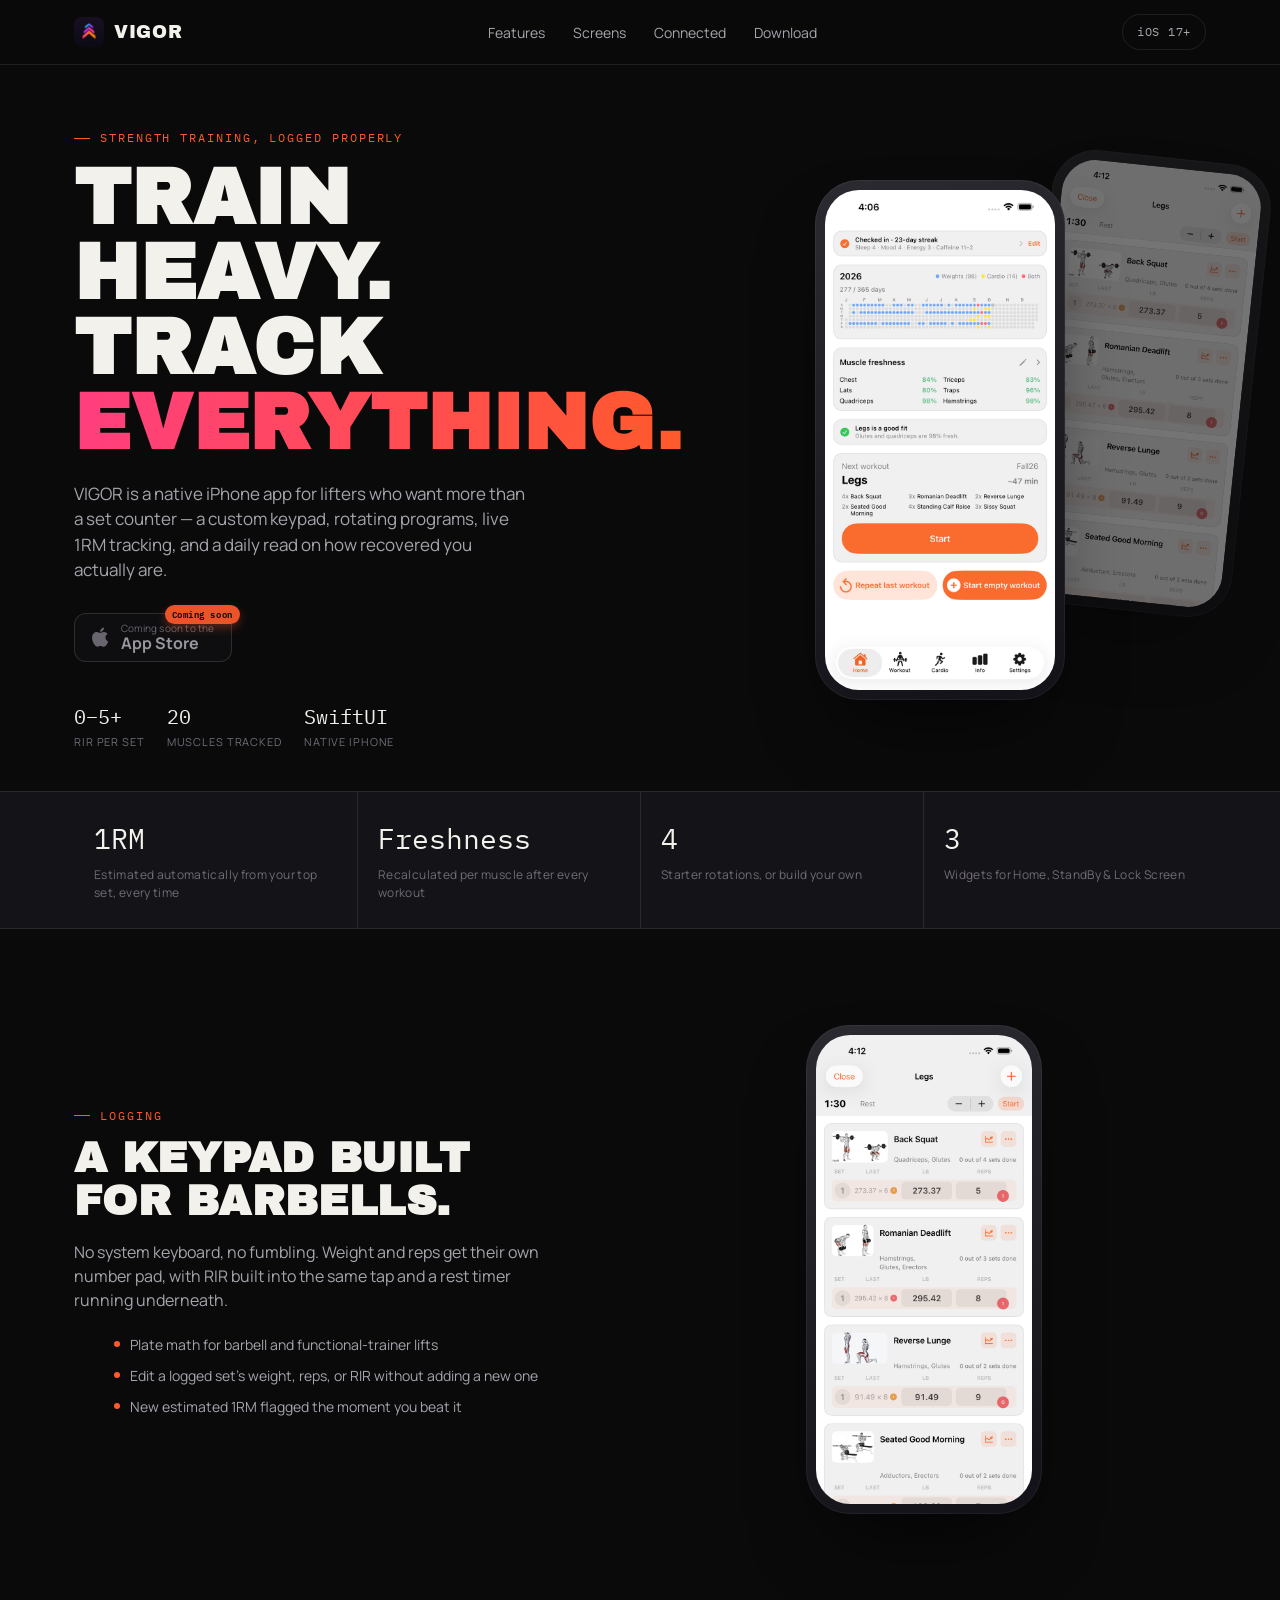
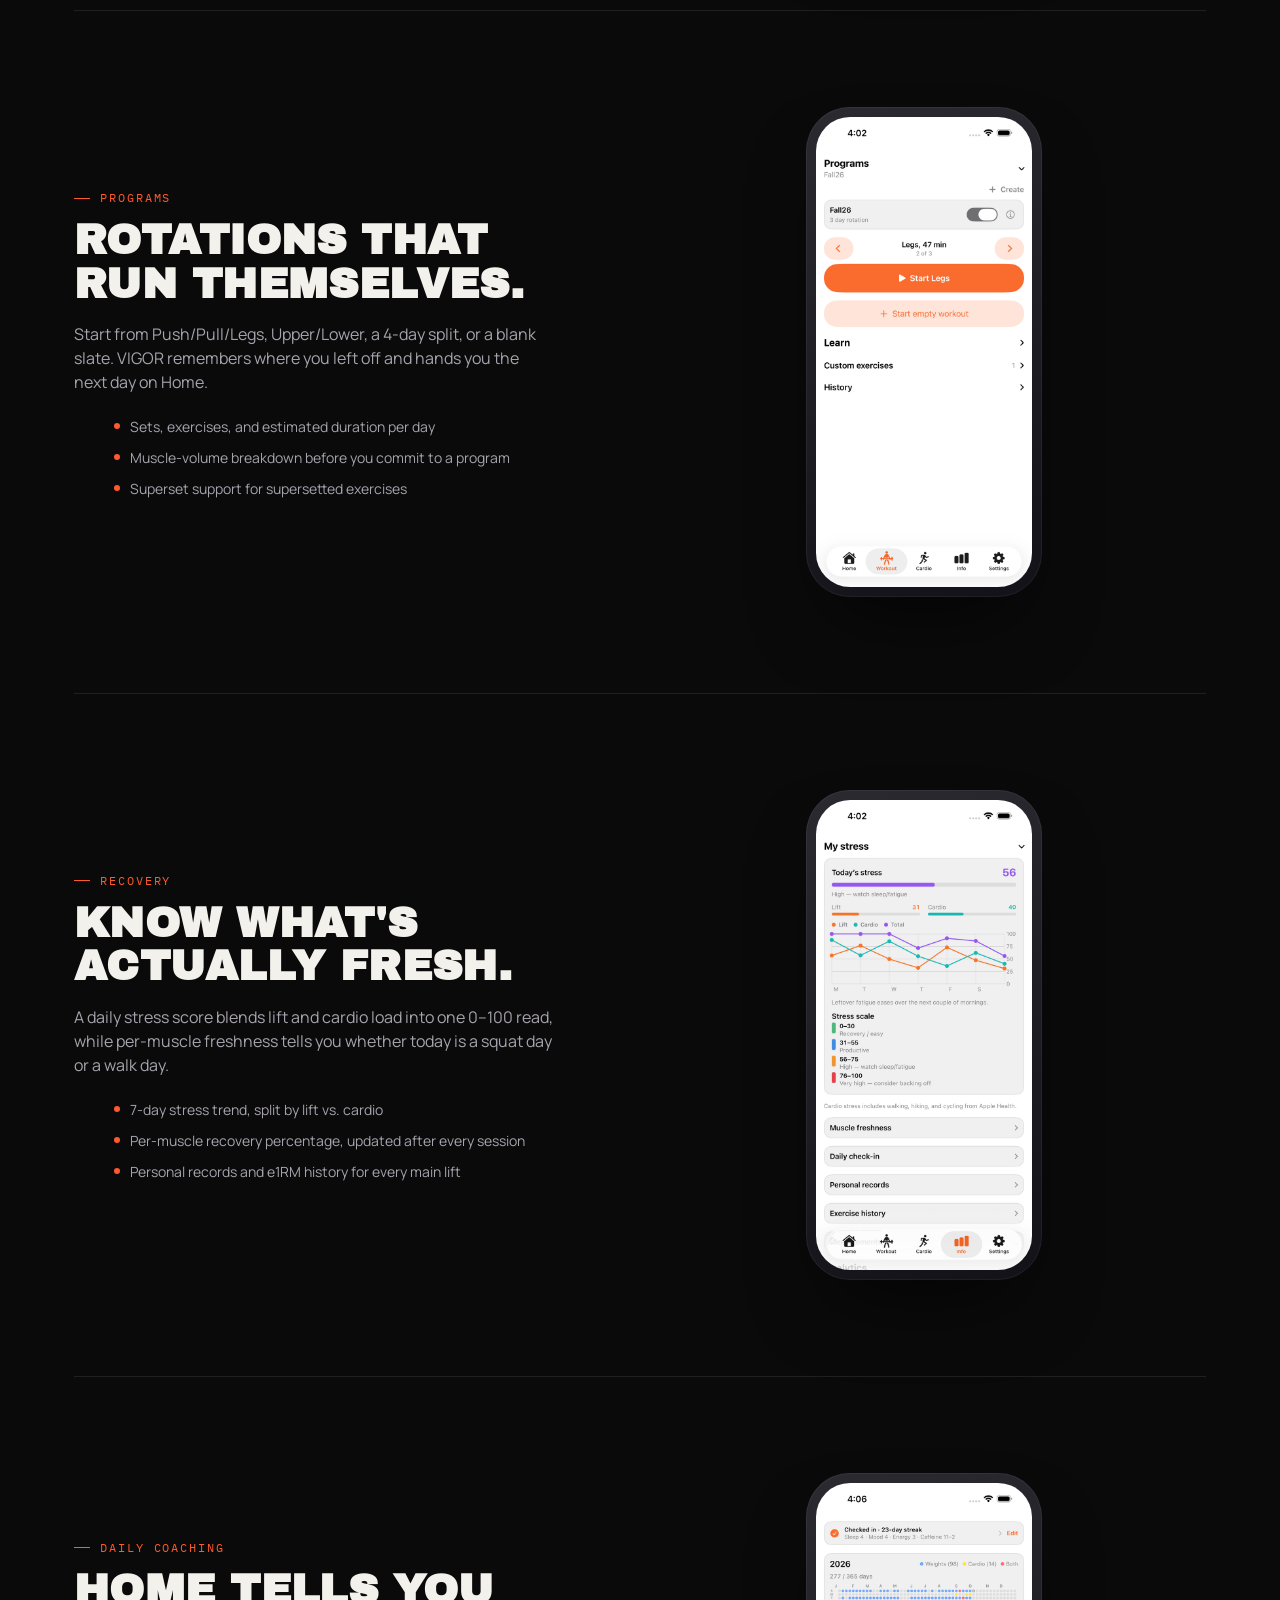
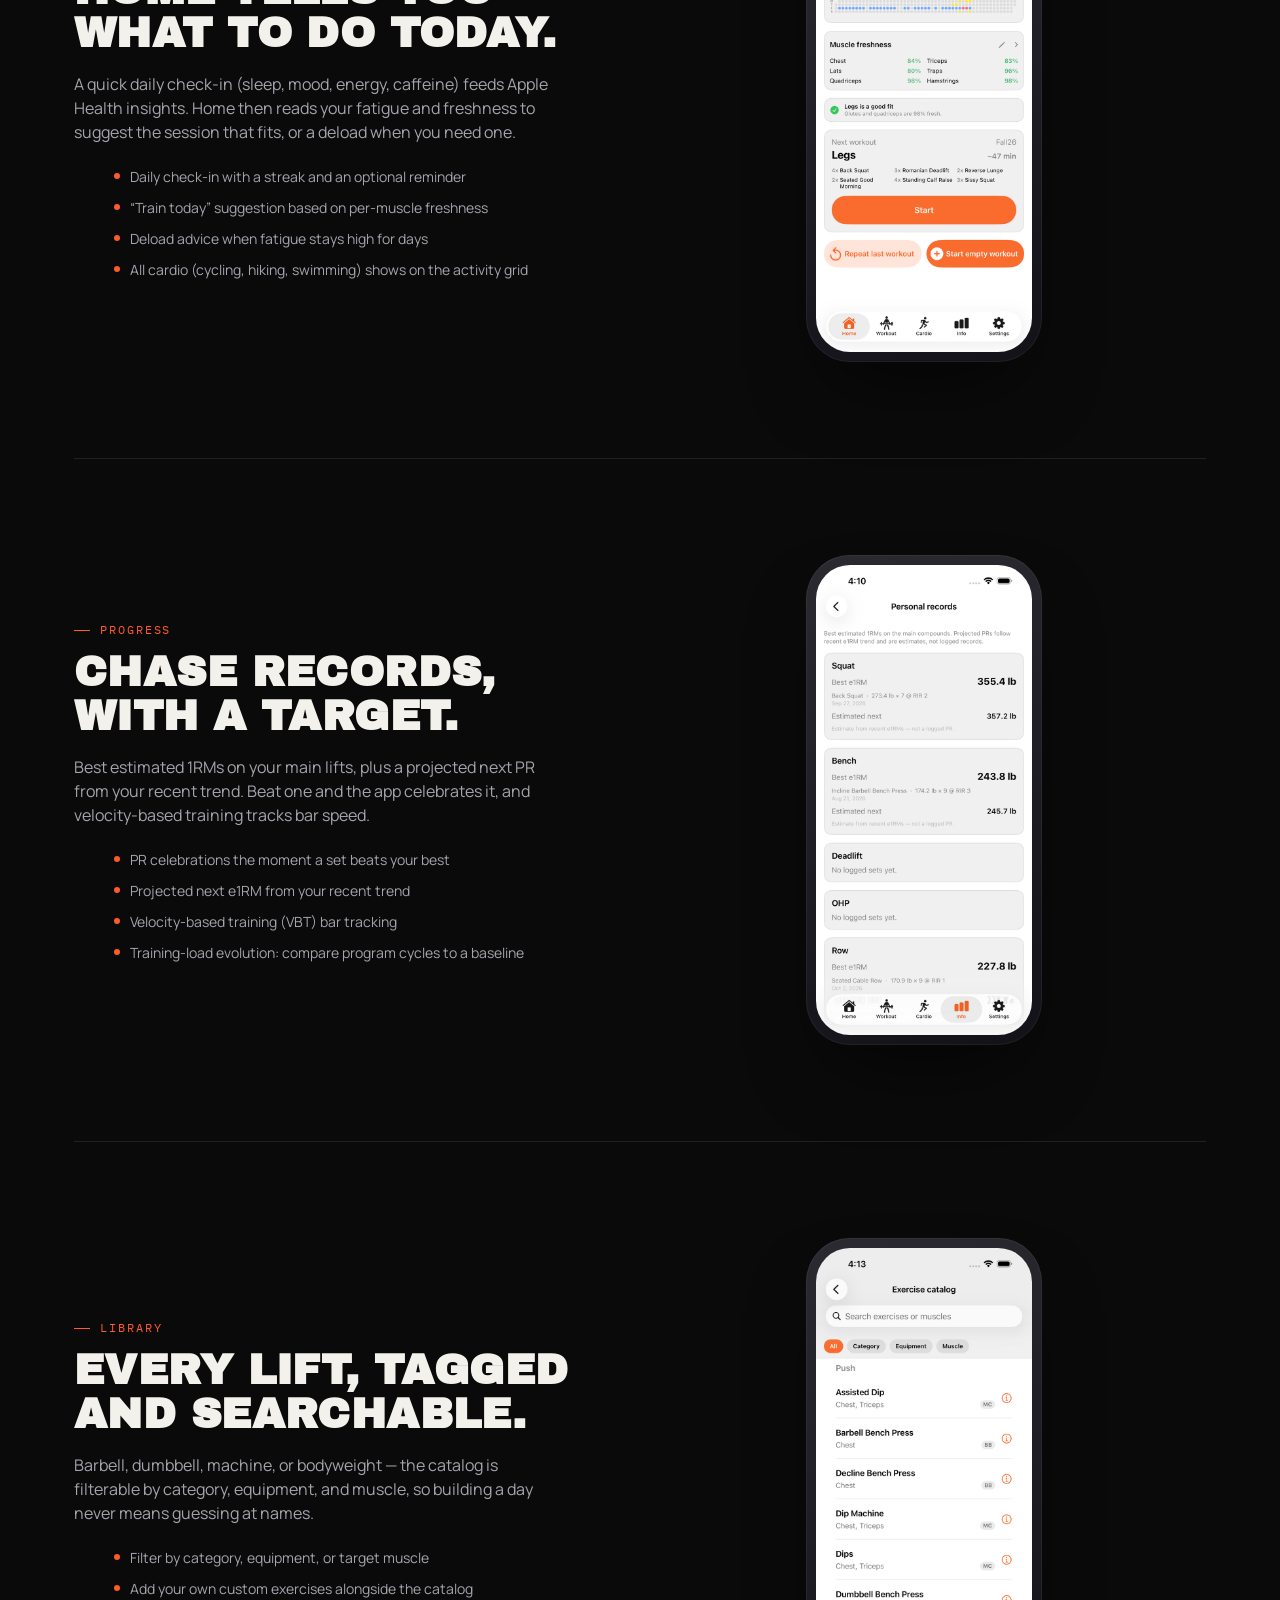
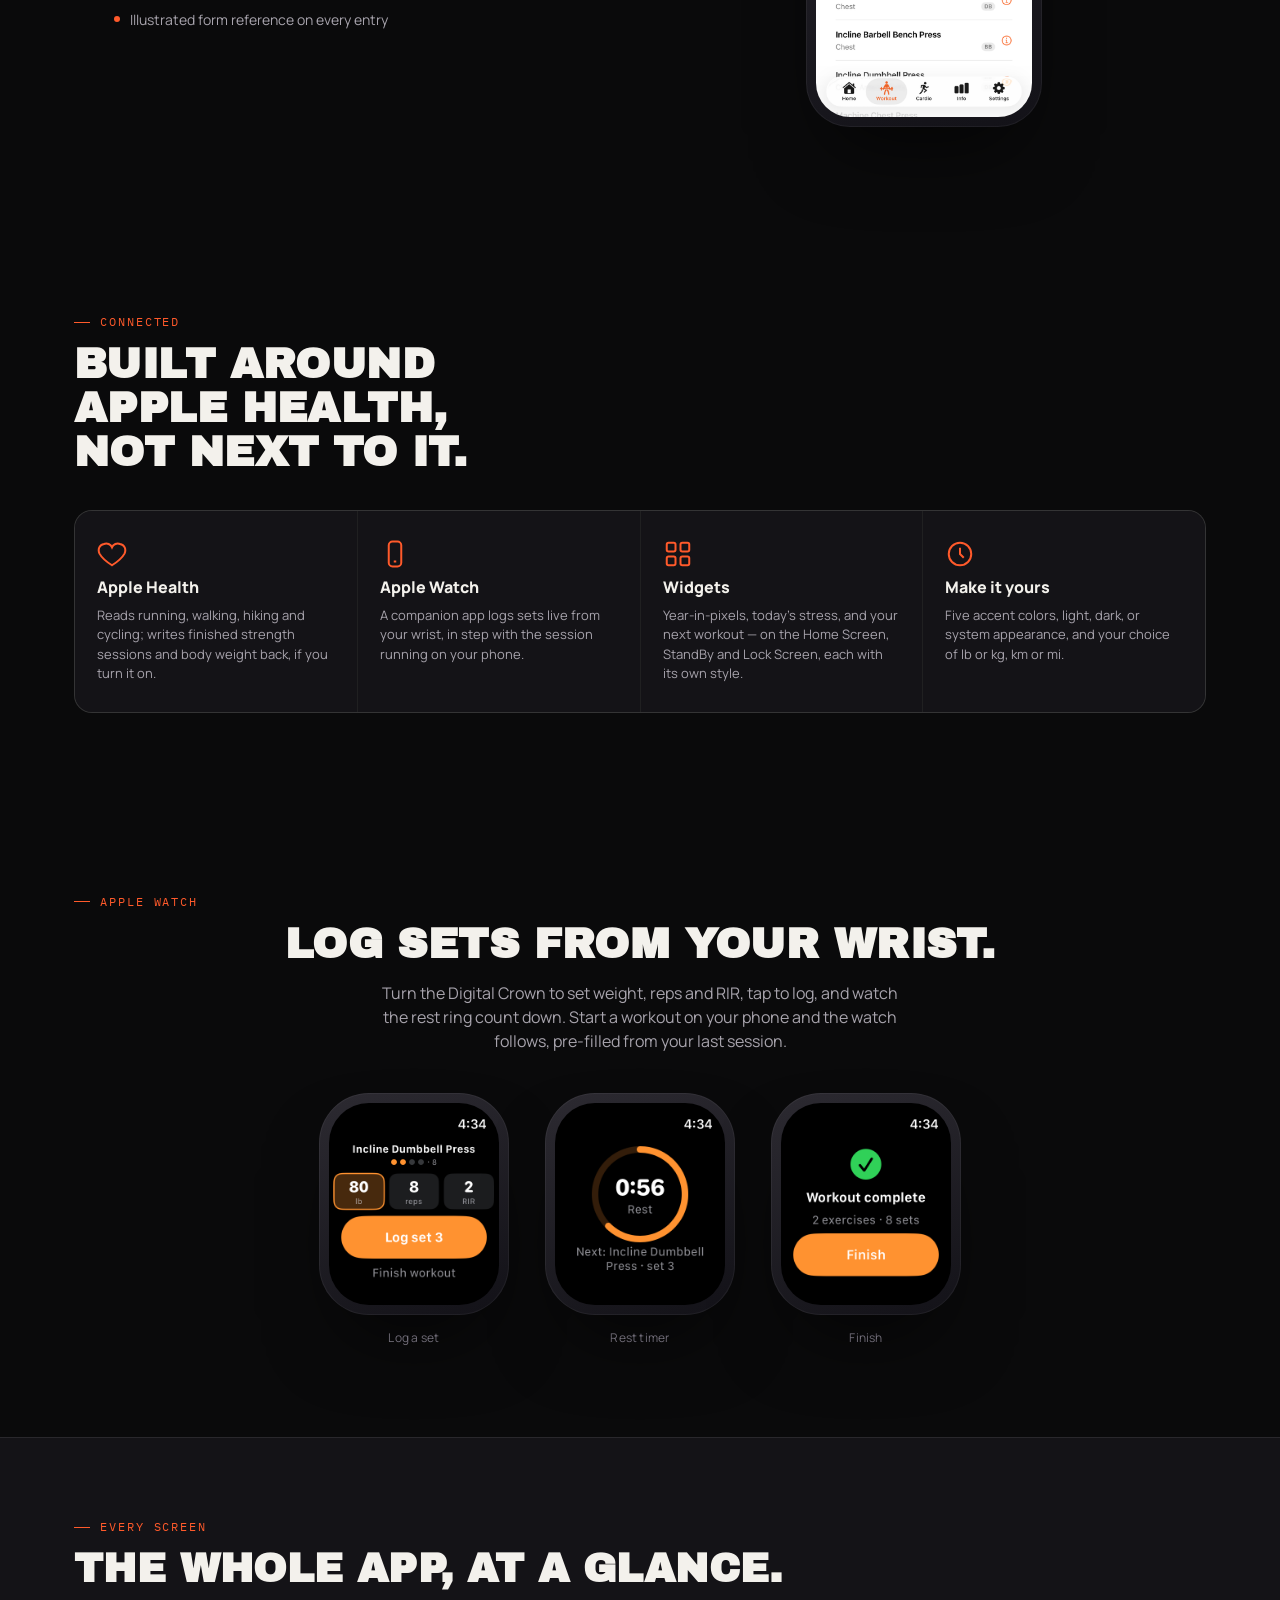
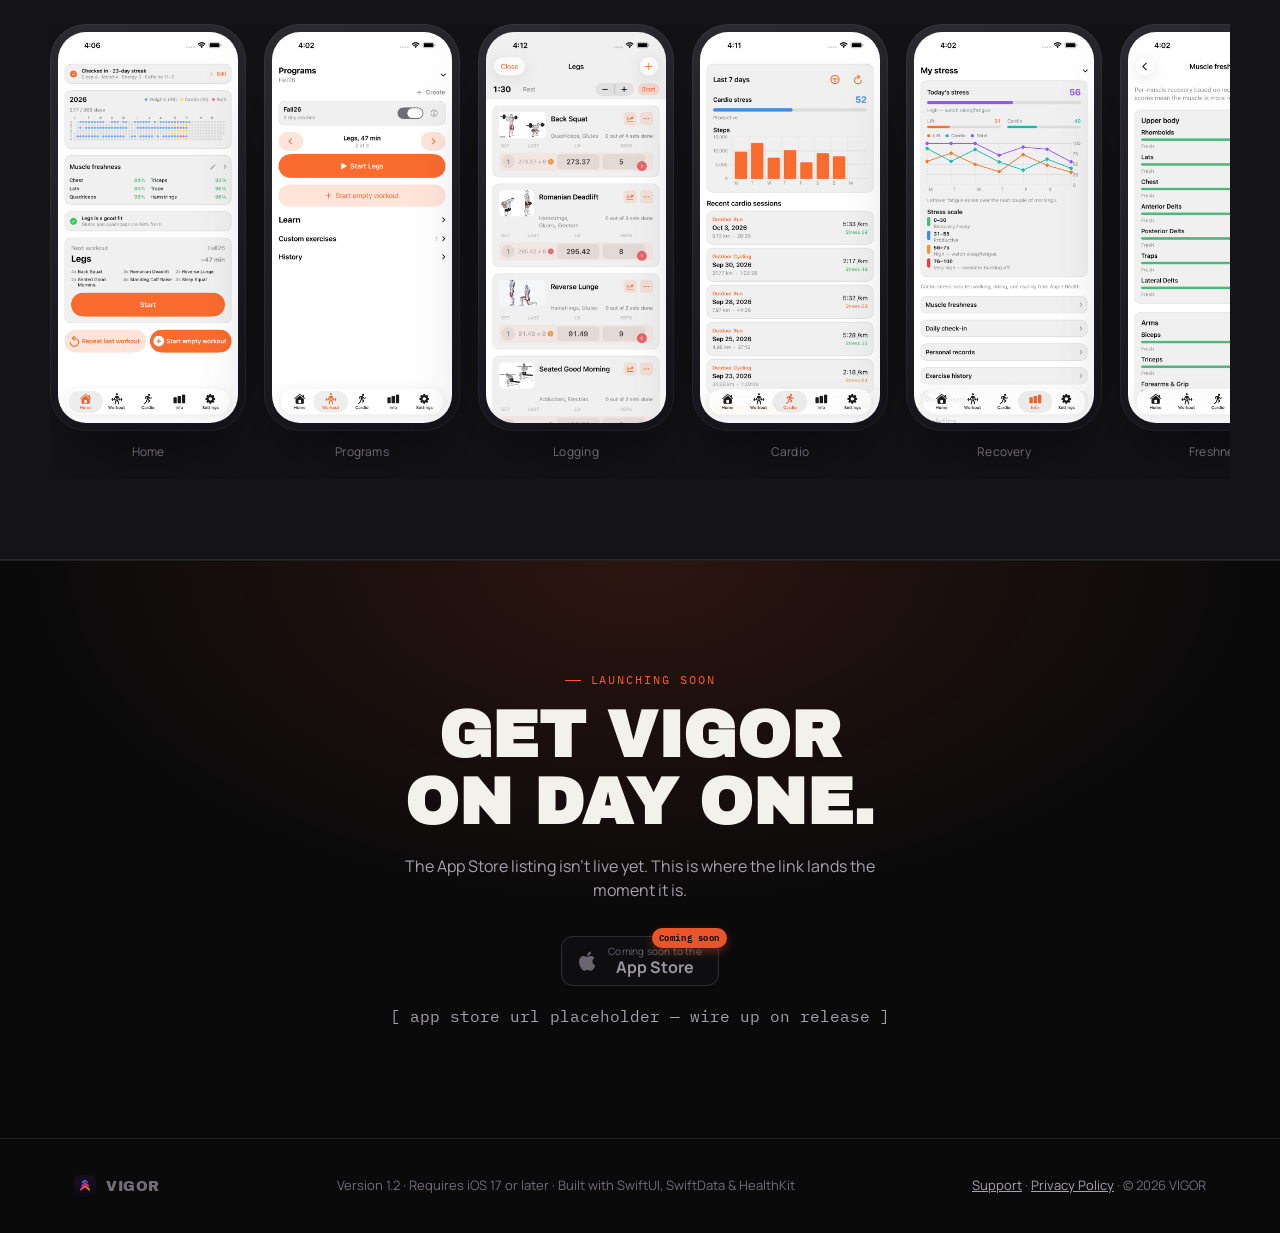
<file: website/index.html>
<!doctype html>
<html lang="en">
<head>
<meta charset="utf-8">
<title>VIGOR</title>
<meta name="viewport" content="width=device-width, initial-scale=1, viewport-fit=cover">
<meta name="description" content="VIGOR is a native iPhone app for strength training: a custom keypad with RIR, rotating programs, automatic 1RM tracking, and per-muscle recovery.">
<style>
  @import url('https://fonts.googleapis.com/css2?family=Archivo+Black&family=Manrope:wght@400;500;600;700;800&family=IBM+Plex+Mono:wght@400;500;600&display=swap');

  :root{
    --void:#0a0a0b;
    --panel:#141317;
    --panel-2:#1c1a20;
    --ink:#f3f1ec;
    --ink-dim:#a7a3ac;
    --ink-faint:#716d78;
    --line:rgba(255,255,255,.09);
    --accent:#ff5a2b;
    --accent-2:#ff3e7f;
    --accent-3:#7c4dff;
    --good:#3ecf8e;
    color-scheme: dark;
  }

  *{box-sizing:border-box;}
  html{background:var(--void);overflow-x:hidden;}
  html,body{margin:0;padding:0;width:100%;max-width:100%;}
  body{
    background:var(--void);
    color:var(--ink);
    font-family:'Manrope',-apple-system,BlinkMacSystemFont,'Segoe UI',sans-serif;
    line-height:1.5;
    -webkit-font-smoothing:antialiased;
    overflow-x:hidden;
    position:relative;
  }
  h1,h2,h3{font-family:'Archivo Black',Impact,'Arial Black',sans-serif;text-transform:uppercase;letter-spacing:.01em;text-wrap:balance;margin:0;line-height:1.04;}
  .mono{font-family:'IBM Plex Mono',ui-monospace,Menlo,monospace;font-variant-numeric:tabular-nums;}
  p{margin:0;}
  a{color:inherit;}
  img{max-width:100%;display:block;}
  ::selection{background:var(--accent);color:#0a0a0b;}

  .wrap{max-width:1180px;margin:0 auto;padding-inline:24px;}
  .eyebrow{
    font-family:'IBM Plex Mono',monospace;
    font-size:12px;
    letter-spacing:.16em;
    text-transform:uppercase;
    color:var(--accent);
    display:flex;align-items:center;gap:10px;
  }
  .eyebrow::before{content:"";width:16px;height:1px;background:var(--accent);}

  /* ---------- NAV ---------- */
  header.nav{
    position:sticky;top:env(safe-area-inset-top,0px);z-index:50;
    background:rgba(10,10,11,.72);
    backdrop-filter:blur(14px);
    -webkit-backdrop-filter:blur(14px);
    border-bottom:1px solid var(--line);
  }
  .nav-row{
    display:flex;align-items:center;justify-content:space-between;
    padding-block:14px;
  }
  .brand{display:flex;align-items:center;gap:10px;}
  .brand img{width:30px;height:30px;border-radius:8px;}
  .brand span{font-family:'Archivo Black';font-size:18px;letter-spacing:.04em;}
  nav.links{display:flex;gap:28px;font-size:14px;color:var(--ink-dim);}
  nav.links a{text-decoration:none;transition:color .15s;}
  nav.links a:hover{color:var(--ink);}
  .nav-cta{
    font-family:'IBM Plex Mono';font-size:12px;letter-spacing:.06em;
    padding:8px 14px;border:1px solid var(--line);border-radius:100px;
    color:var(--ink-dim);white-space:nowrap;
  }
  @media (max-width:720px){ nav.links{display:none;} }

  /* ---------- HERO ---------- */
  .hero{
    position:relative;
    padding-block:64px 40px;
    overflow:hidden;
  }
  .hero-glow{
    position:absolute;top:-15%;left:0;right:0;height:640px;
    background:radial-gradient(60% 60% at 30% 20%, rgba(255,62,127,.20), transparent 60%),
               radial-gradient(50% 50% at 80% 10%, rgba(124,77,255,.16), transparent 60%),
               radial-gradient(45% 45% at 55% 40%, rgba(255,90,43,.14), transparent 60%);
    filter:blur(10px);
    pointer-events:none;
    z-index:0;
  }
  .hero-grid{
    position:relative;z-index:1;
    display:grid;grid-template-columns:1.1fr .9fr;gap:40px;align-items:center;
  }
  .hero h1{
    font-size:clamp(40px,6.6vw,78px);
    line-height:.96;
    margin-top:14px;
  }
  .hero h1 em{
    font-style:normal;
    background:linear-gradient(95deg,var(--accent-2),var(--accent));
    -webkit-background-clip:text;background-clip:text;color:transparent;
  }
  .hero p.lead{
    margin-top:20px;max-width:46ch;color:var(--ink-dim);font-size:17px;
  }
  .hero-actions{display:flex;align-items:center;gap:16px;margin-top:30px;flex-wrap:wrap;}
  .hero-meta{
    display:flex;gap:22px;margin-top:40px;flex-wrap:wrap;
  }
  .hero-meta div{display:flex;flex-direction:column;gap:2px;}
  .hero-meta .num{font-family:'IBM Plex Mono';font-size:20px;color:var(--ink);}
  .hero-meta .lbl{font-size:11px;letter-spacing:.08em;text-transform:uppercase;color:var(--ink-faint);}

  .hero-phones{
    position:relative;z-index:1;
    display:flex;justify-content:center;align-items:center;height:620px;
  }
  .phone{
    width:250px;border-radius:44px;
    background:linear-gradient(160deg,#2c2a31,#131218);
    padding:10px;
    box-shadow:0 40px 80px -30px rgba(0,0,0,.7), inset 0 0 0 1px rgba(255,255,255,.05);
  }
  .phone__screen{border-radius:34px;overflow:hidden;background:#000;aspect-ratio:414/900;}
  .phone__screen img{width:100%;height:100%;object-fit:cover;}
  .phone--front{position:relative;z-index:2;}
  .phone--back{
    position:absolute;left:calc(50% + 92px);top:26px;
    width:220px;opacity:.55;filter:saturate(.85) brightness(.8);
    transform:rotate(6deg);
  }
  @media (max-width:940px){
    .hero-grid{grid-template-columns:1fr;}
    .hero-phones{height:auto;margin-top:20px;}
    .phone--back{display:none;}
  }

  /* ---------- CTA BUTTONS ---------- */
  .btn{
    display:inline-flex;align-items:center;gap:10px;
    padding:14px 22px;border-radius:100px;
    font-weight:700;font-size:14px;letter-spacing:.01em;
    text-decoration:none;border:1px solid transparent;
  }
  .btn--solid{background:var(--ink);color:var(--void);}
  .btn--ghost{border-color:var(--line);color:var(--ink);}

  /* App Store placeholder badge */
  .store-badge{
    display:inline-flex;align-items:center;gap:10px;
    background:#0f0f11;border:1px solid rgba(255,255,255,.14);
    border-radius:12px;padding:9px 16px 9px 14px;
    cursor:not-allowed;user-select:none;position:relative;opacity:.92;
  }
  .store-badge svg{width:22px;height:22px;flex:none;color:var(--ink-faint);}
  .store-badge .txt{display:flex;flex-direction:column;line-height:1.15;}
  .store-badge .txt .s1{font-size:10px;color:var(--ink-faint);letter-spacing:.02em;}
  .store-badge .txt .s2{font-size:16px;font-weight:700;color:var(--ink-dim);font-family:'Manrope';}
  .store-badge .soon{
    position:absolute;top:-9px;right:-9px;
    background:var(--accent);color:#0a0a0b;
    font-family:'IBM Plex Mono';font-size:9px;letter-spacing:.06em;
    padding:3px 7px;border-radius:100px;font-weight:600;
    box-shadow:0 4px 10px rgba(255,90,43,.35);
  }
  .store-note{font-size:12px;color:var(--ink-faint);margin-top:10px;font-family:'IBM Plex Mono';}

  /* ---------- STAT STRIP ---------- */
  .stat-strip{
    border-top:1px solid var(--line);border-bottom:1px solid var(--line);
    background:var(--panel);
  }
  .stat-row{
    display:grid;grid-template-columns:repeat(4,1fr);
  }
  .stat-cell{
    padding:26px 20px;border-left:1px solid var(--line);
    display:flex;flex-direction:column;gap:6px;
  }
  .stat-cell:first-child{border-left:none;}
  .stat-cell .num{font-family:'IBM Plex Mono';font-size:clamp(20px,3.4vw,28px);color:var(--ink);word-break:break-word;}
  .stat-cell .lbl{font-size:12px;color:var(--ink-faint);letter-spacing:.03em;}
  @media (max-width:720px){
    .stat-row{grid-template-columns:repeat(2,1fr);}
    .stat-cell:nth-child(3){border-left:none;}
  }

  /* ---------- FEATURES ---------- */
  .feature{
    padding-block:96px;
  }
  .feature-inner{
    display:grid;grid-template-columns:.95fr 1.05fr;gap:56px;align-items:center;
  }
  .feature.reverse .feature-art{order:2;}
  .feature.reverse .feature-copy{order:1;}
  .feature-copy h2{font-size:clamp(28px,3.6vw,42px);margin-top:12px;line-height:1.04;}
  .feature-copy p{margin-top:16px;color:var(--ink-dim);max-width:48ch;font-size:16px;}
  .feature-list{margin-top:22px;display:flex;flex-direction:column;gap:10px;}
  .feature-list li{
    list-style:none;display:flex;gap:10px;align-items:flex-start;
    font-size:14px;color:var(--ink-dim);
  }
  .feature-list li::before{
    content:"";width:6px;height:6px;border-radius:50%;background:var(--accent);
    margin-top:7px;flex:none;
  }
  .feature-art{display:flex;justify-content:center;}
  .feature-art .phone{width:236px;}
  @media (max-width:860px){
    .feature-inner{grid-template-columns:1fr;}
    .feature{padding-block:64px;text-align:left;}
    .feature.reverse .feature-art{order:1;}
    .feature.reverse .feature-copy{order:2;}
  }

  hr.rule{border:none;border-top:1px solid var(--line);margin:0;}

  /* ---------- GALLERY ---------- */
  .watch-section{padding-block:90px;}
  .watch-row{display:flex;flex-wrap:wrap;gap:36px;margin-top:40px;justify-content:center;}
  .watch{width:190px;padding:10px;border-radius:50px;background:linear-gradient(160deg,#2c2a31,#131218);box-shadow:0 40px 80px -30px rgba(0,0,0,.7), inset 0 0 0 1px rgba(255,255,255,.05);}
  .watch__screen{border-radius:40px;overflow:hidden;background:#000;aspect-ratio:416/496;}
  .watch__screen img{width:100%;height:100%;object-fit:cover;display:block;}
  .watch-card .cap{margin-top:14px;font-size:12px;color:var(--ink-faint);text-align:center;letter-spacing:.02em;}
  .gallery-section{padding-block:80px;background:var(--panel);border-top:1px solid var(--line);border-bottom:1px solid var(--line);}
  .gallery-head{margin-bottom:34px;}
  .gallery-head h2{font-size:clamp(26px,3.4vw,40px);margin-top:12px;}
  .gallery-scroll{
    display:flex;gap:18px;overflow-x:auto;padding-bottom:18px;
    scroll-snap-type:x proximity;
    margin-inline:-24px;padding-inline:24px;
  }
  .gallery-scroll::-webkit-scrollbar{height:6px;}
  .gallery-scroll::-webkit-scrollbar-thumb{background:var(--line);border-radius:10px;}
  .gcard{flex:none;width:196px;scroll-snap-align:start;}
  .gcard .phone{width:196px;padding:8px;border-radius:36px;}
  .gcard .phone__screen{border-radius:28px;}
  .gcard .cap{margin-top:12px;font-size:12px;color:var(--ink-faint);text-align:center;letter-spacing:.02em;}

  /* ---------- CONNECTED STRIP ---------- */
  .connected{padding-block:90px;}
  .connected-grid{display:grid;grid-template-columns:repeat(4,1fr);gap:1px;background:var(--line);border:1px solid var(--line);border-radius:18px;overflow:hidden;}
  .conn-card{background:var(--panel);padding:28px 22px;display:flex;flex-direction:column;gap:10px;min-height:170px;}
  .conn-card .ico{width:30px;height:30px;color:var(--accent);}
  .conn-card h3{font-family:'Manrope';font-weight:800;text-transform:none;font-size:16px;letter-spacing:0;}
  .conn-card p{font-size:13px;color:var(--ink-dim);}
  @media (max-width:860px){.connected-grid{grid-template-columns:repeat(2,1fr);}}
  @media (max-width:520px){.connected-grid{grid-template-columns:1fr;}}

  /* ---------- CTA / DOWNLOAD ---------- */
  .cta{
    position:relative;padding-block:110px;overflow:hidden;
    background:radial-gradient(80% 100% at 50% 0%, rgba(255,90,43,.14), transparent 60%), var(--void);
    border-top:1px solid var(--line);
    text-align:center;
  }
  .cta h2{font-size:clamp(34px,6vw,64px);}
  .cta p{max-width:50ch;margin:18px auto 0;color:var(--ink-dim);font-size:16px;}
  .cta .badges{display:flex;justify-content:center;gap:14px;margin-top:34px;flex-wrap:wrap;}

  footer{border-top:1px solid var(--line);padding-block:36px;}
  .foot-row{display:flex;justify-content:space-between;align-items:center;gap:16px;flex-wrap:wrap;color:var(--ink-faint);font-size:13px;}
  .foot-row .brand span{font-size:14px;}
  .foot-row a{color:var(--ink-dim);}
  .foot-row a:hover{color:var(--ink);}

  @media (max-width:600px){
    .stat-row{grid-template-columns:repeat(2,1fr);}
  }
</style>
</head>
<body>

<div class="hero-glow"></div>

<header class="nav">
  <div class="wrap nav-row">
    <div class="brand">
      <img src="app_icon.png" alt="VIGOR icon">
      <span>VIGOR</span>
    </div>
    <nav class="links">
      <a href="#features">Features</a>
      <a href="#screens">Screens</a>
      <a href="#connected">Connected</a>
      <a href="#download">Download</a>
    </nav>
    <div class="nav-cta mono">iOS 17+</div>
  </div>
</header>

<section class="hero">
  <div class="wrap hero-grid">
    <div>
      <div class="eyebrow">Strength training, logged properly</div>
      <h1>Train heavy.<br>Track <em>everything.</em></h1>
      <p class="lead">VIGOR is a native iPhone app for lifters who want more than a set counter &mdash; a custom keypad, rotating programs, live 1RM tracking, and a daily read on how recovered you actually are.</p>
      <div class="hero-actions">
        <div class="store-badge">
          <span class="soon">Coming soon</span>
          <svg viewBox="0 0 384 512" fill="currentColor"><path d="M318.7 268.7c-.2-36.7 16.4-64.4 50-84.8-18.8-26.9-47.2-41.7-84.7-44.6-35.5-2.8-74.3 20.7-88.5 20.7-15 0-49.4-19.7-76.4-19.7C63.3 141 8 184.8 8 273.5c0 26.2 4.8 53.3 14.4 81.2 12.8 37.5 59 129.3 107.2 127.8 25.2-.6 43-17.9 75.8-17.9 31.8 0 48.3 17.9 76.4 17.9 48.6-.7 90.4-84.2 102.6-121.8-65.2-30.7-65.7-90-65.7-91.9zm-56.6-164c26.6-31.5 24.3-60.1 23.5-70.4-23.6 1.4-51 16.4-66.6 34.8-16.6 19.2-26.2 42.9-24.4 69.2 24.9 1.9 47.7-10.7 67.5-33.6z"/></svg>
          <span class="txt"><span class="s1">Coming soon to the</span><span class="s2">App Store</span></span>
        </div>
      </div>
      <div class="hero-meta">
        <div><span class="num mono">0&ndash;5+</span><span class="lbl">RIR per set</span></div>
        <div><span class="num mono">20</span><span class="lbl">Muscles tracked</span></div>
        <div><span class="num mono">SwiftUI</span><span class="lbl">Native iPhone</span></div>
      </div>
    </div>
    <div class="hero-phones">
      <div class="phone phone--back"><div class="phone__screen"><img src="screens/workout_logging.png" alt="Logging a set in VIGOR"></div></div>
      <div class="phone phone--front"><div class="phone__screen"><img src="screens/home.png" alt="VIGOR home screen"></div></div>
    </div>
  </div>
</section>

<section class="stat-strip">
  <div class="wrap stat-row">
    <div class="stat-cell"><span class="num">1RM</span><span class="lbl">Estimated automatically from your top set, every time</span></div>
    <div class="stat-cell"><span class="num">Freshness</span><span class="lbl">Recalculated per muscle after every workout</span></div>
    <div class="stat-cell"><span class="num">4</span><span class="lbl">Starter rotations, or build your own</span></div>
    <div class="stat-cell"><span class="num">3</span><span class="lbl">Widgets for Home, StandBy &amp; Lock Screen</span></div>
  </div>
</section>

<section class="feature" id="features">
  <div class="wrap feature-inner">
    <div class="feature-copy">
      <div class="eyebrow">Logging</div>
      <h2>A keypad built for barbells.</h2>
      <p>No system keyboard, no fumbling. Weight and reps get their own number pad, with RIR built into the same tap and a rest timer running underneath.</p>
      <ul class="feature-list">
        <li>Plate math for barbell and functional-trainer lifts</li>
        <li>Edit a logged set's weight, reps, or RIR without adding a new one</li>
        <li>New estimated 1RM flagged the moment you beat it</li>
      </ul>
    </div>
    <div class="feature-art">
      <div class="phone"><div class="phone__screen"><img src="screens/workout_logging.png" alt="Custom keypad and PR badges"></div></div>
    </div>
  </div>
</section>
<div class="wrap"><hr class="rule"></div>

<section class="feature reverse">
  <div class="wrap feature-inner">
    <div class="feature-copy">
      <div class="eyebrow">Programs</div>
      <h2>Rotations that run themselves.</h2>
      <p>Start from Push/Pull/Legs, Upper/Lower, a 4-day split, or a blank slate. VIGOR remembers where you left off and hands you the next day on Home.</p>
      <ul class="feature-list">
        <li>Sets, exercises, and estimated duration per day</li>
        <li>Muscle-volume breakdown before you commit to a program</li>
        <li>Superset support for supersetted exercises</li>
      </ul>
    </div>
    <div class="feature-art">
      <div class="phone"><div class="phone__screen"><img src="screens/programs.png" alt="Push Pull Legs program screen"></div></div>
    </div>
  </div>
</section>
<div class="wrap"><hr class="rule"></div>

<section class="feature">
  <div class="wrap feature-inner">
    <div class="feature-copy">
      <div class="eyebrow">Recovery</div>
      <h2>Know what's actually fresh.</h2>
      <p>A daily stress score blends lift and cardio load into one 0&ndash;100 read, while per-muscle freshness tells you whether today is a squat day or a walk day.</p>
      <ul class="feature-list">
        <li>7-day stress trend, split by lift vs. cardio</li>
        <li>Per-muscle recovery percentage, updated after every session</li>
        <li>Personal records and e1RM history for every main lift</li>
      </ul>
    </div>
    <div class="feature-art">
      <div class="phone"><div class="phone__screen"><img src="screens/stress_analytics.png" alt="Stress and recovery analytics"></div></div>
    </div>
  </div>
</section>
<div class="wrap"><hr class="rule"></div>

<section class="feature">
  <div class="wrap feature-inner">
    <div class="feature-copy">
      <div class="eyebrow">Daily coaching</div>
      <h2>Home tells you what to do today.</h2>
      <p>A quick daily check-in (sleep, mood, energy, caffeine) feeds Apple Health insights. Home then reads your fatigue and freshness to suggest the session that fits, or a deload when you need one.</p>
      <ul class="feature-list">
        <li>Daily check-in with a streak and an optional reminder</li>
        <li>&ldquo;Train today&rdquo; suggestion based on per-muscle freshness</li>
        <li>Deload advice when fatigue stays high for days</li>
        <li>All cardio (cycling, hiking, swimming) shows on the activity grid</li>
      </ul>
    </div>
    <div class="feature-art">
      <div class="phone"><div class="phone__screen"><img src="screens/home.png" alt="Home with check-in, deload advice and train-today suggestion"></div></div>
    </div>
  </div>
</section>
<div class="wrap"><hr class="rule"></div>

<section class="feature reverse">
  <div class="wrap feature-inner">
    <div class="feature-copy">
      <div class="eyebrow">Progress</div>
      <h2>Chase records, with a target.</h2>
      <p>Best estimated 1RMs on your main lifts, plus a projected next PR from your recent trend. Beat one and the app celebrates it, and velocity-based training tracks bar speed.</p>
      <ul class="feature-list">
        <li>PR celebrations the moment a set beats your best</li>
        <li>Projected next e1RM from your recent trend</li>
        <li>Velocity-based training (VBT) bar tracking</li>
        <li>Training-load evolution: compare program cycles to a baseline</li>
      </ul>
    </div>
    <div class="feature-art">
      <div class="phone"><div class="phone__screen"><img src="screens/records.png" alt="Personal records with projected next PR"></div></div>
    </div>
  </div>
</section>
<div class="wrap"><hr class="rule"></div>

<section class="feature reverse">
  <div class="wrap feature-inner">
    <div class="feature-copy">
      <div class="eyebrow">Library</div>
      <h2>Every lift, tagged and searchable.</h2>
      <p>Barbell, dumbbell, machine, or bodyweight &mdash; the catalog is filterable by category, equipment, and muscle, so building a day never means guessing at names.</p>
      <ul class="feature-list">
        <li>Filter by category, equipment, or target muscle</li>
        <li>Add your own custom exercises alongside the catalog</li>
        <li>Illustrated form reference on every entry</li>
      </ul>
    </div>
    <div class="feature-art">
      <div class="phone"><div class="phone__screen"><img src="screens/exercise_catalog.png" alt="Exercise catalog with filters"></div></div>
    </div>
  </div>
</section>

<section class="connected" id="connected">
  <div class="wrap">
    <div class="eyebrow">Connected</div>
    <h2 style="font-size:clamp(28px,3.6vw,42px);margin-top:12px;max-width:20ch;">Built around Apple Health, not next to it.</h2>
    <div class="connected-grid" style="margin-top:36px;">
      <div class="conn-card">
        <svg class="ico" viewBox="0 0 24 24" fill="none" stroke="currentColor" stroke-width="1.6"><path d="M12 21s-7.5-4.7-10-9.3C.4 8.2 2 4.5 5.6 4a5 5 0 0 1 6.4 2.6A5 5 0 0 1 18.4 4c3.6.5 5.2 4.2 3.6 7.7C19.5 16.3 12 21 12 21z"/></svg>
        <h3>Apple Health</h3>
        <p>Reads running, walking, hiking and cycling; writes finished strength sessions and body weight back, if you turn it on.</p>
      </div>
      <div class="conn-card">
        <svg class="ico" viewBox="0 0 24 24" fill="none" stroke="currentColor" stroke-width="1.6"><rect x="7" y="2" width="10" height="20" rx="3"/><path d="M11 18h2"/></svg>
        <h3>Apple Watch</h3>
        <p>A companion app logs sets live from your wrist, in step with the session running on your phone.</p>
      </div>
      <div class="conn-card">
        <svg class="ico" viewBox="0 0 24 24" fill="none" stroke="currentColor" stroke-width="1.6"><rect x="3" y="3" width="7" height="7" rx="1.4"/><rect x="14" y="3" width="7" height="7" rx="1.4"/><rect x="3" y="14" width="7" height="7" rx="1.4"/><rect x="14" y="14" width="7" height="7" rx="1.4"/></svg>
        <h3>Widgets</h3>
        <p>Year-in-pixels, today's stress, and your next workout &mdash; on the Home Screen, StandBy and Lock Screen, each with its own style.</p>
      </div>
      <div class="conn-card">
        <svg class="ico" viewBox="0 0 24 24" fill="none" stroke="currentColor" stroke-width="1.6"><circle cx="12" cy="12" r="9"/><path d="M12 7v5l3 3"/></svg>
        <h3>Make it yours</h3>
        <p>Five accent colors, light, dark, or system appearance, and your choice of lb or kg, km or mi.</p>
      </div>
    </div>
  </div>
</section>

<section class="watch-section" id="watch">
  <div class="wrap" style="text-align:center;">
    <div class="eyebrow">Apple Watch</div>
    <h2 style="font-size:clamp(28px,3.6vw,42px);margin-top:12px;">Log sets from your wrist.</h2>
    <p style="max-width:52ch;margin:14px auto 0;color:var(--ink-dim);">Turn the Digital Crown to set weight, reps and RIR, tap to log, and watch the rest ring count down. Start a workout on your phone and the watch follows, pre-filled from your last session.</p>
    <div class="watch-row">
      <div class="watch-card"><div class="watch"><div class="watch__screen"><img src="screens/watch_log.png" alt="Logging a set on Apple Watch"></div></div><div class="cap">Log a set</div></div>
      <div class="watch-card"><div class="watch"><div class="watch__screen"><img src="screens/watch_rest.png" alt="Rest timer ring on Apple Watch"></div></div><div class="cap">Rest timer</div></div>
      <div class="watch-card"><div class="watch"><div class="watch__screen"><img src="screens/watch_complete.png" alt="Workout complete on Apple Watch"></div></div><div class="cap">Finish</div></div>
    </div>
  </div>
</section>

<section class="gallery-section" id="screens">
  <div class="wrap">
    <div class="gallery-head">
      <div class="eyebrow">Every screen</div>
      <h2>The whole app, at a glance.</h2>
    </div>
    <div class="gallery-scroll">
      <div class="gcard"><div class="phone"><div class="phone__screen"><img src="screens/home.png" alt="Home"></div></div><div class="cap">Home</div></div>
      <div class="gcard"><div class="phone"><div class="phone__screen"><img src="screens/programs.png" alt="Programs"></div></div><div class="cap">Programs</div></div>
      <div class="gcard"><div class="phone"><div class="phone__screen"><img src="screens/workout_logging.png" alt="Logging"></div></div><div class="cap">Logging</div></div>
      <div class="gcard"><div class="phone"><div class="phone__screen"><img src="screens/cardio.png" alt="Cardio and activity"></div></div><div class="cap">Cardio</div></div>
      <div class="gcard"><div class="phone"><div class="phone__screen"><img src="screens/stress_analytics.png" alt="Stress analytics"></div></div><div class="cap">Recovery</div></div>
      <div class="gcard"><div class="phone"><div class="phone__screen"><img src="screens/muscle_freshness.png" alt="Muscle freshness"></div></div><div class="cap">Freshness</div></div>
      <div class="gcard"><div class="phone"><div class="phone__screen"><img src="screens/records.png" alt="Personal records"></div></div><div class="cap">Records</div></div>
      <div class="gcard"><div class="phone"><div class="phone__screen"><img src="screens/exercise_catalog.png" alt="Exercise catalog"></div></div><div class="cap">Catalog</div></div>
      <div class="gcard"><div class="phone"><div class="phone__screen"><img src="screens/customization.png" alt="Customization"></div></div><div class="cap">Customize</div></div>
    </div>
  </div>
</section>

<section class="cta" id="download">
  <div class="wrap">
    <div class="eyebrow" style="justify-content:center;">Launching soon</div>
    <h2 style="margin-top:14px;">Get VIGOR<br>on day one.</h2>
    <p>The App Store listing isn't live yet. This is where the link lands the moment it is.</p>
    <div class="badges">
      <div class="store-badge">
        <span class="soon">Coming soon</span>
        <svg viewBox="0 0 384 512" fill="currentColor"><path d="M318.7 268.7c-.2-36.7 16.4-64.4 50-84.8-18.8-26.9-47.2-41.7-84.7-44.6-35.5-2.8-74.3 20.7-88.5 20.7-15 0-49.4-19.7-76.4-19.7C63.3 141 8 184.8 8 273.5c0 26.2 4.8 53.3 14.4 81.2 12.8 37.5 59 129.3 107.2 127.8 25.2-.6 43-17.9 75.8-17.9 31.8 0 48.3 17.9 76.4 17.9 48.6-.7 90.4-84.2 102.6-121.8-65.2-30.7-65.7-90-65.7-91.9zm-56.6-164c26.6-31.5 24.3-60.1 23.5-70.4-23.6 1.4-51 16.4-66.6 34.8-16.6 19.2-26.2 42.9-24.4 69.2 24.9 1.9 47.7-10.7 67.5-33.6z"/></svg>
        <span class="txt"><span class="s1">Coming soon to the</span><span class="s2">App Store</span></span>
      </div>
    </div>
    <p class="store-note">[ app store url placeholder &mdash; wire up on release ]</p>
  </div>
</section>

<footer>
  <div class="wrap foot-row">
    <div class="brand"><img src="app_icon.png" alt="VIGOR icon" style="width:22px;height:22px;border-radius:6px;"><span>VIGOR</span></div>
    <div>Version 1.2 · Requires iOS 17 or later · Built with SwiftUI, SwiftData &amp; HealthKit</div>
    <div><a href="support.html">Support</a> · <a href="privacy.html">Privacy Policy</a> · &copy; 2026 VIGOR</div>
  </div>
</footer>

</body>
</html>
</file>
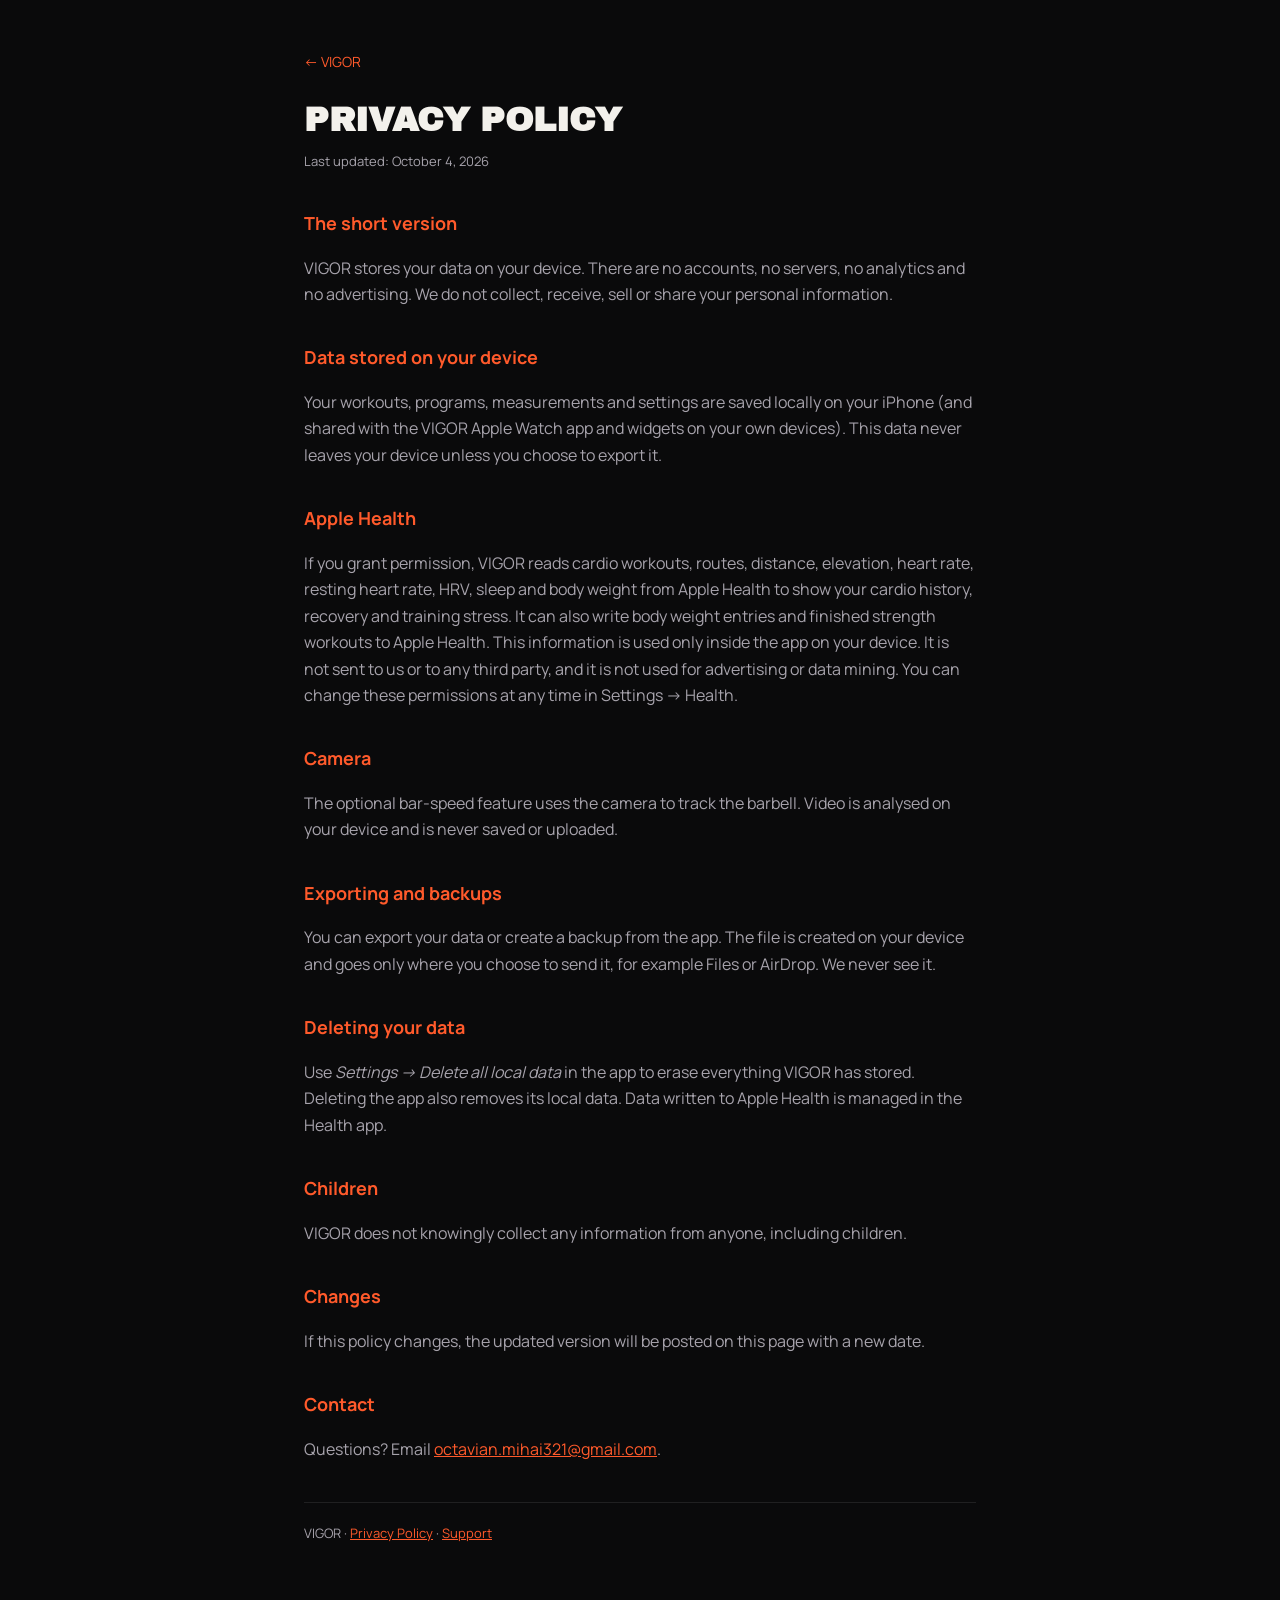
<file: website/privacy.html>
<!doctype html>
<html lang="en">
<head>
<meta charset="utf-8">
<title>VIGOR Privacy Policy</title>
<meta name="viewport" content="width=device-width, initial-scale=1">
<style>
  @import url('https://fonts.googleapis.com/css2?family=Archivo+Black&family=Manrope:wght@400;600;700&display=swap');
  :root{--void:#0a0a0b;--ink:#f3f1ec;--dim:#a7a3ac;--line:rgba(255,255,255,.09);--accent:#ff5a2b;color-scheme:dark;}
  *{box-sizing:border-box;}
  body{margin:0;background:var(--void);color:var(--ink);font-family:'Manrope',-apple-system,sans-serif;line-height:1.65;}
  main{max-width:720px;margin:0 auto;padding:48px 24px 80px;}
  h1{font-family:'Archivo Black',Impact,sans-serif;text-transform:uppercase;font-size:34px;line-height:1.1;margin:0 0 8px;}
  h2{font-size:18px;margin:36px 0 8px;color:var(--accent);}
  p,li{color:var(--dim);} li{margin:4px 0;}
  a{color:var(--accent);}
  .back{display:inline-block;margin-bottom:28px;font-size:14px;text-decoration:none;}
  .meta{font-size:13px;color:var(--dim);}
  hr{border:0;border-top:1px solid var(--line);margin:40px 0 20px;}
</style>
</head>
<body>
<main>
<a class="back" href="./">&larr; VIGOR</a>
<h1>Privacy Policy</h1>
<p class="meta">Last updated: October 4, 2026</p>

<h2>The short version</h2>
<p>VIGOR stores your data on your device. There are no accounts, no servers, no analytics and no advertising. We do not collect, receive, sell or share your personal information.</p>

<h2>Data stored on your device</h2>
<p>Your workouts, programs, measurements and settings are saved locally on your iPhone (and shared with the VIGOR Apple Watch app and widgets on your own devices). This data never leaves your device unless you choose to export it.</p>

<h2>Apple Health</h2>
<p>If you grant permission, VIGOR reads cardio workouts, routes, distance, elevation, heart rate, resting heart rate, HRV, sleep and body weight from Apple Health to show your cardio history, recovery and training stress. It can also write body weight entries and finished strength workouts to Apple Health. This information is used only inside the app on your device. It is not sent to us or to any third party, and it is not used for advertising or data mining. You can change these permissions at any time in Settings &rarr; Health.</p>

<h2>Camera</h2>
<p>The optional bar-speed feature uses the camera to track the barbell. Video is analysed on your device and is never saved or uploaded.</p>

<h2>Exporting and backups</h2>
<p>You can export your data or create a backup from the app. The file is created on your device and goes only where you choose to send it, for example Files or AirDrop. We never see it.</p>

<h2>Deleting your data</h2>
<p>Use <em>Settings &rarr; Delete all local data</em> in the app to erase everything VIGOR has stored. Deleting the app also removes its local data. Data written to Apple Health is managed in the Health app.</p>

<h2>Children</h2>
<p>VIGOR does not knowingly collect any information from anyone, including children.</p>

<h2>Changes</h2>
<p>If this policy changes, the updated version will be posted on this page with a new date.</p>

<h2>Contact</h2>
<p>Questions? Email <a href="mailto:octavian.mihai321@gmail.com">octavian.mihai321@gmail.com</a>.</p>

<hr><p class="meta">VIGOR &middot; <a href="privacy.html">Privacy Policy</a> &middot; <a href="support.html">Support</a></p>
</main>
</body>
</html>
</file>
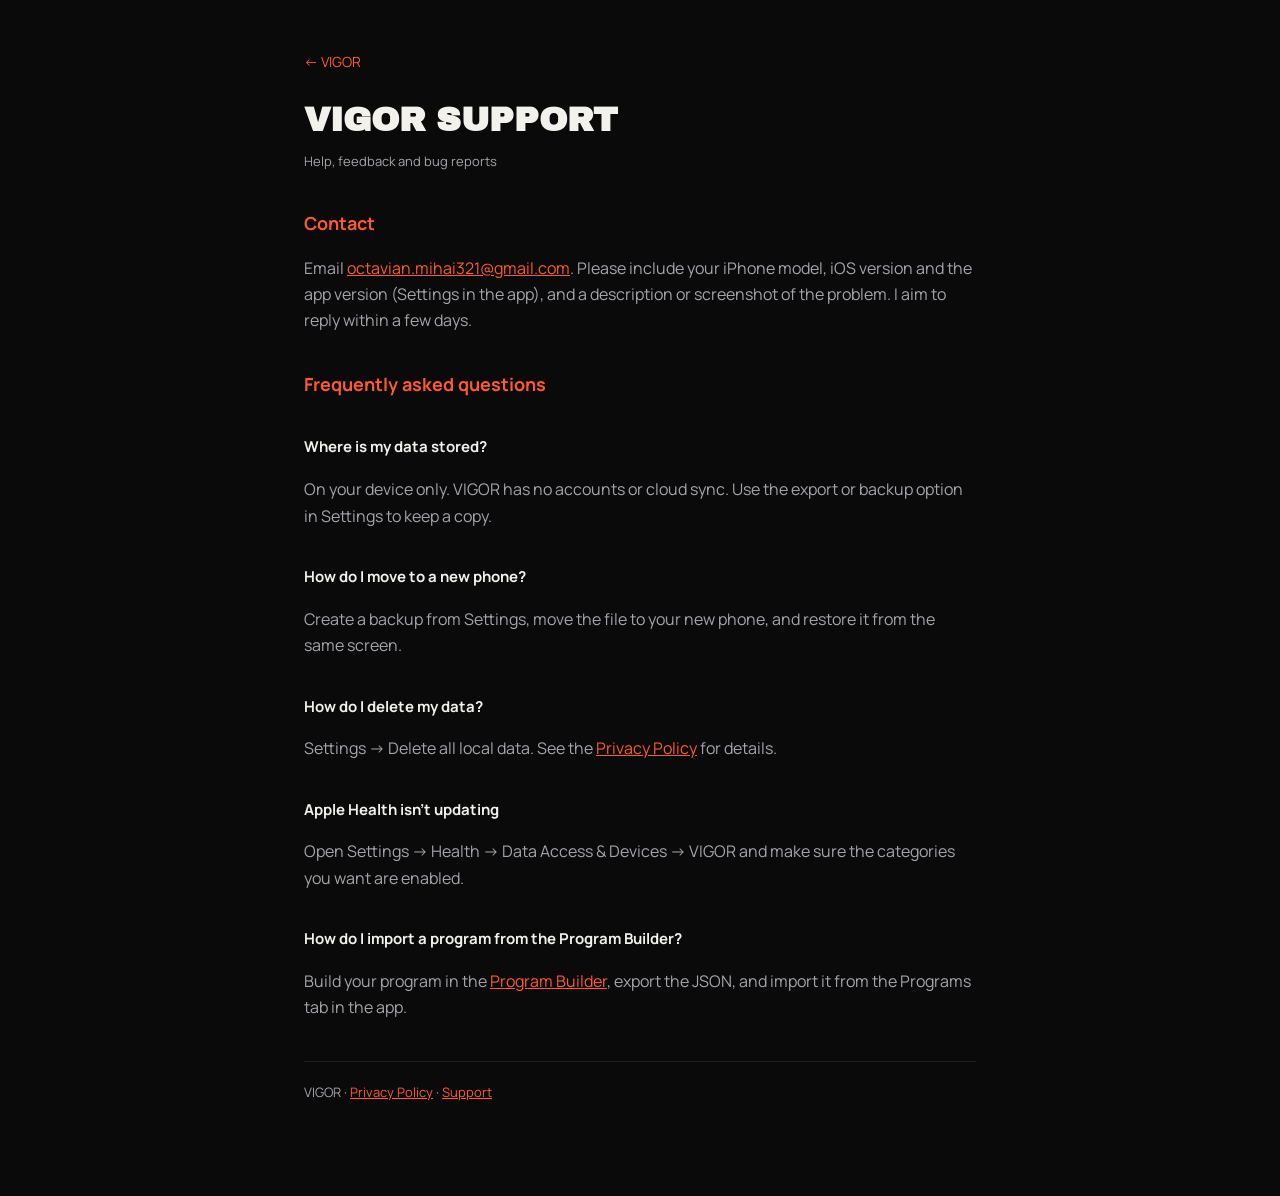
<file: website/support.html>
<!doctype html>
<html lang="en">
<head>
<meta charset="utf-8">
<title>VIGOR Support</title>
<meta name="viewport" content="width=device-width, initial-scale=1">
<style>
  @import url('https://fonts.googleapis.com/css2?family=Archivo+Black&family=Manrope:wght@400;600;700&display=swap');
  :root{--void:#0a0a0b;--ink:#f3f1ec;--dim:#a7a3ac;--line:rgba(255,255,255,.09);--accent:#ff5a2b;color-scheme:dark;}
  *{box-sizing:border-box;}
  body{margin:0;background:var(--void);color:var(--ink);font-family:'Manrope',-apple-system,sans-serif;line-height:1.65;}
  main{max-width:720px;margin:0 auto;padding:48px 24px 80px;}
  h1{font-family:'Archivo Black',Impact,sans-serif;text-transform:uppercase;font-size:34px;line-height:1.1;margin:0 0 8px;}
  h2{font-size:18px;margin:36px 0 8px;color:var(--accent);}
  p,li{color:var(--dim);} li{margin:4px 0;}
  a{color:var(--accent);}
  .back{display:inline-block;margin-bottom:28px;font-size:14px;text-decoration:none;}
  .meta{font-size:13px;color:var(--dim);}
  hr{border:0;border-top:1px solid var(--line);margin:40px 0 20px;}
</style>
</head>
<body>
<main>
<a class="back" href="./">&larr; VIGOR</a>
<h1>VIGOR Support</h1>
<p class="meta">Help, feedback and bug reports</p>

<h2>Contact</h2>
<p>Email <a href="mailto:octavian.mihai321@gmail.com">octavian.mihai321@gmail.com</a>. Please include your iPhone model, iOS version and the app version (Settings in the app), and a description or screenshot of the problem. I aim to reply within a few days.</p>

<h2>Frequently asked questions</h2>
<h2 style="font-size:15px;color:var(--ink)">Where is my data stored?</h2>
<p>On your device only. VIGOR has no accounts or cloud sync. Use the export or backup option in Settings to keep a copy.</p>

<h2 style="font-size:15px;color:var(--ink)">How do I move to a new phone?</h2>
<p>Create a backup from Settings, move the file to your new phone, and restore it from the same screen.</p>

<h2 style="font-size:15px;color:var(--ink)">How do I delete my data?</h2>
<p>Settings &rarr; Delete all local data. See the <a href="privacy.html">Privacy Policy</a> for details.</p>

<h2 style="font-size:15px;color:var(--ink)">Apple Health isn't updating</h2>
<p>Open Settings &rarr; Health &rarr; Data Access &amp; Devices &rarr; VIGOR and make sure the categories you want are enabled.</p>

<h2 style="font-size:15px;color:var(--ink)">How do I import a program from the Program Builder?</h2>
<p>Build your program in the <a href="https://program-builder-mu.vercel.app/">Program Builder</a>, export the JSON, and import it from the Programs tab in the app.</p>

<hr><p class="meta">VIGOR &middot; <a href="privacy.html">Privacy Policy</a> &middot; <a href="support.html">Support</a></p>
</main>
</body>
</html>
</file>
